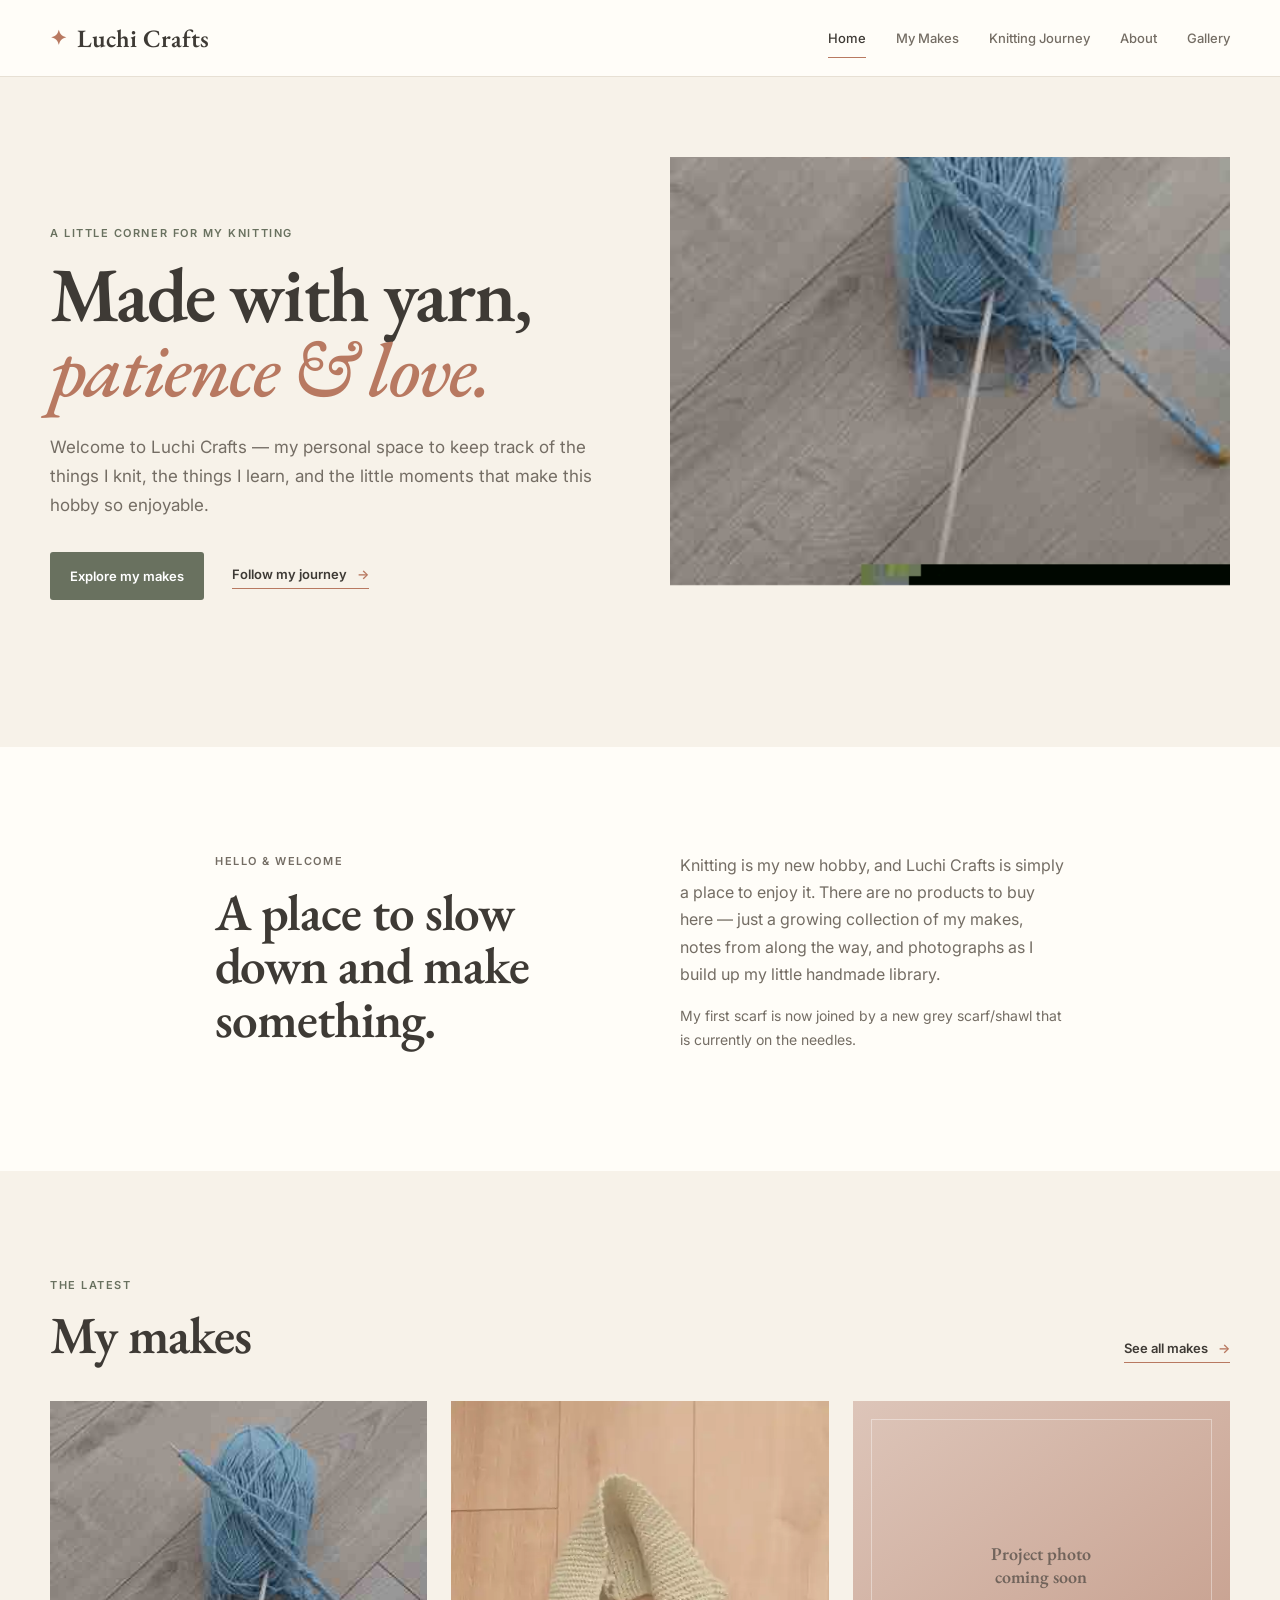
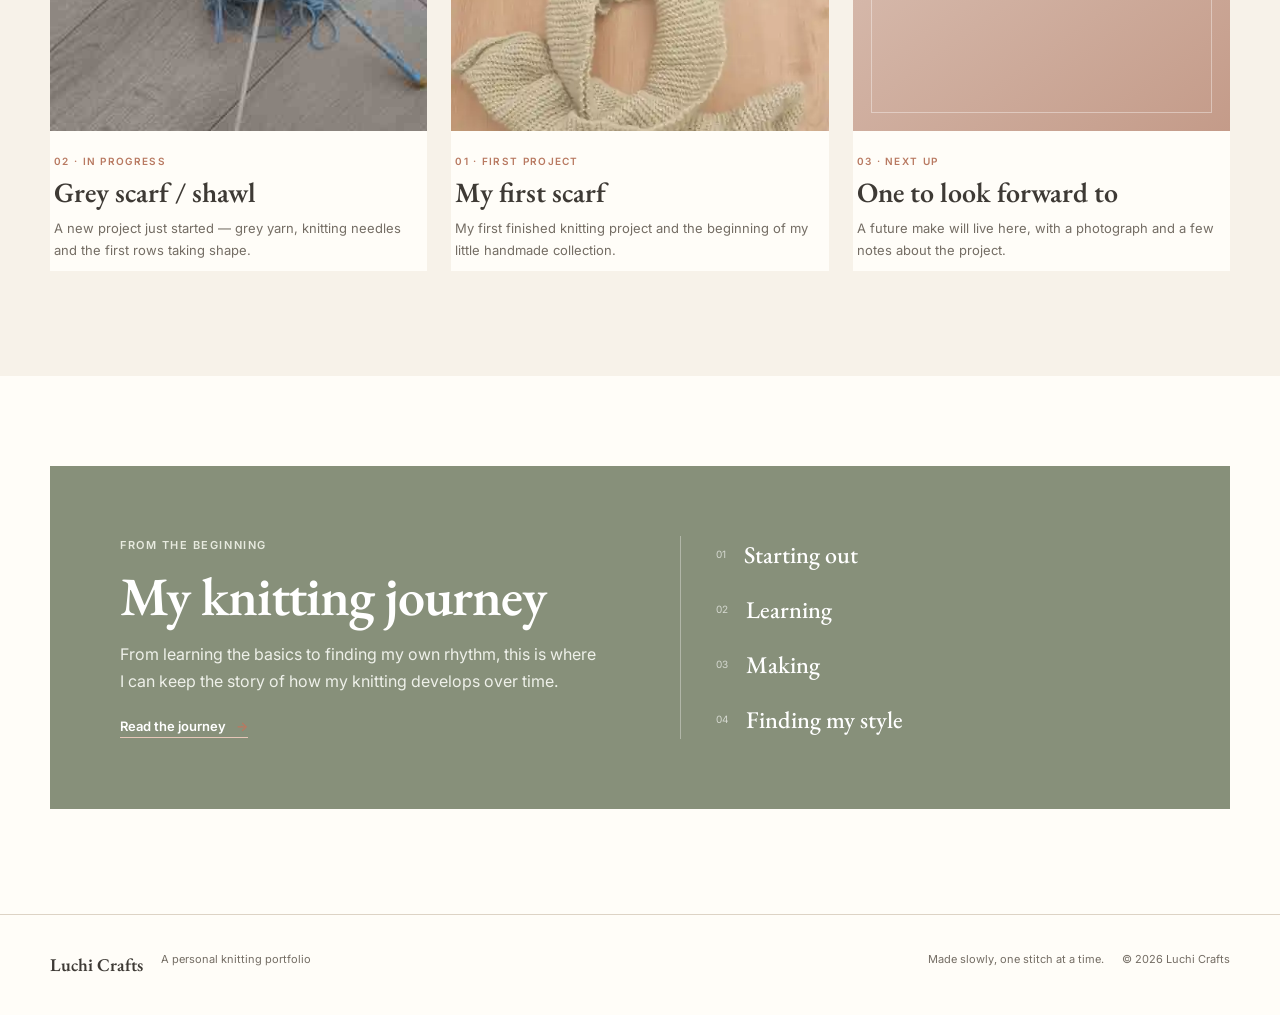
<file: index.html>
<!doctype html><html lang="en-GB"><head><meta charset="utf-8"><meta name="viewport" content="width=device-width, initial-scale=1"><meta name="description" content="Luchi Crafts — a cosy personal portfolio celebrating a love of knitting, handmade projects and the knitting journey."><title>Luchi Crafts | A Knitting Journey</title><link rel="preconnect" href="https://fonts.googleapis.com"><link rel="preconnect" href="https://fonts.gstatic.com" crossorigin><link href="https://fonts.googleapis.com/css2?family=EB+Garamond:wght@500;600;700&family=Inter:wght@400;500;600&display=swap" rel="stylesheet"><link rel="stylesheet" href="styles.css"></head><body><a class="skip-link" href="#main">Skip to content</a><header class="site-header"><div class="container nav-wrap"><a class="brand" href="index.html"><span class="brand-mark" aria-hidden="true">✦</span><span>Luchi Crafts</span></a><button class="menu-toggle" type="button" aria-expanded="false" aria-controls="site-nav">Menu</button><nav id="site-nav" class="site-nav" aria-label="Main navigation"><a class="active" href="index.html">Home</a><a href="my-makes.html">My Makes</a><a href="journey.html">Knitting Journey</a><a href="about.html">About</a><a href="gallery.html">Gallery</a></nav></div></header><main id="main"><section class="hero"><div class="container hero-grid"><div class="hero-copy"><p class="eyebrow">A little corner for my knitting</p><h1>Made with yarn,<br><em>patience &amp; love.</em></h1><p class="hero-text">Welcome to Luchi Crafts — my personal space to keep track of the things I knit, the things I learn, and the little moments that make this hobby so enjoyable.</p><div class="hero-actions"><a class="button button-primary" href="my-makes.html">Explore my makes</a><a class="text-link" href="journey.html">Follow my journey <span aria-hidden="true">→</span></a></div></div><div class="hero-art"><img class="project-photo hero-project-photo" src="assets/grey-scarf-shawl-start.jpg" alt="A grey scarf or shawl in progress on knitting needles with a ball of grey yarn"></div></div></section><section class="intro section"><div class="container narrow intro-grid"><div><p class="eyebrow">Hello &amp; welcome</p><h2>A place to slow down and make something.</h2></div><div><p>Knitting is my new hobby, and Luchi Crafts is simply a place to enjoy it. There are no products to buy here — just a growing collection of my makes, notes from along the way, and photographs as I build up my little handmade library.</p><p class="muted">My first scarf is now joined by a new grey scarf/shawl that is currently on the needles.</p></div></div></section><section class="section section-tinted"><div class="container"><div class="section-heading"><div><p class="eyebrow">The latest</p><h2>My makes</h2></div><a class="text-link" href="my-makes.html">See all makes <span aria-hidden="true">→</span></a></div><div class="project-grid"><article class="project-card"><div class="photo-placeholder"><img class="project-photo" src="assets/grey-scarf-shawl-start.jpg" alt="A grey scarf or shawl in progress on knitting needles with a ball of grey yarn"></div><div class="project-info"><p class="project-number">02 · In progress</p><h3>Grey scarf / shawl</h3><p>A new project just started — grey yarn, knitting needles and the first rows taking shape.</p></div></article><article class="project-card"><div class="photo-placeholder"><img class="project-photo" src="assets/first-scarf.webp" alt="A cream-coloured knitted scarf, the first scarf made for Luchi Crafts"></div><div class="project-info"><p class="project-number">01 · First project</p><h3>My first scarf</h3><p>My first finished knitting project and the beginning of my little handmade collection.</p></div></article><article class="project-card"><div class="photo-placeholder photo-soft"><span>Project photo<br>coming soon</span></div><div class="project-info"><p class="project-number">03 · Next up</p><h3>One to look forward to</h3><p>A future make will live here, with a photograph and a few notes about the project.</p></div></article></div></div></section><section class="section journey-preview"><div class="container journey-panel"><div><p class="eyebrow">From the beginning</p><h2>My knitting journey</h2><p>From learning the basics to finding my own rhythm, this is where I can keep the story of how my knitting develops over time.</p><a class="text-link" href="journey.html">Read the journey <span aria-hidden="true">→</span></a></div><div class="timeline-mini" aria-hidden="true"><div><span>01</span><strong>Starting out</strong></div><div><span>02</span><strong>Learning</strong></div><div><span>03</span><strong>Making</strong></div><div><span>04</span><strong>Finding my style</strong></div></div></div></section></main><footer class="site-footer"><div class="container footer-wrap"><div><strong>Luchi Crafts</strong><span>A personal knitting portfolio</span></div><div><span>Made slowly, one stitch at a time.</span><span>© <span data-year></span> Luchi Crafts</span></div></div></footer><script src="script.js"></script></body></html>
</file>
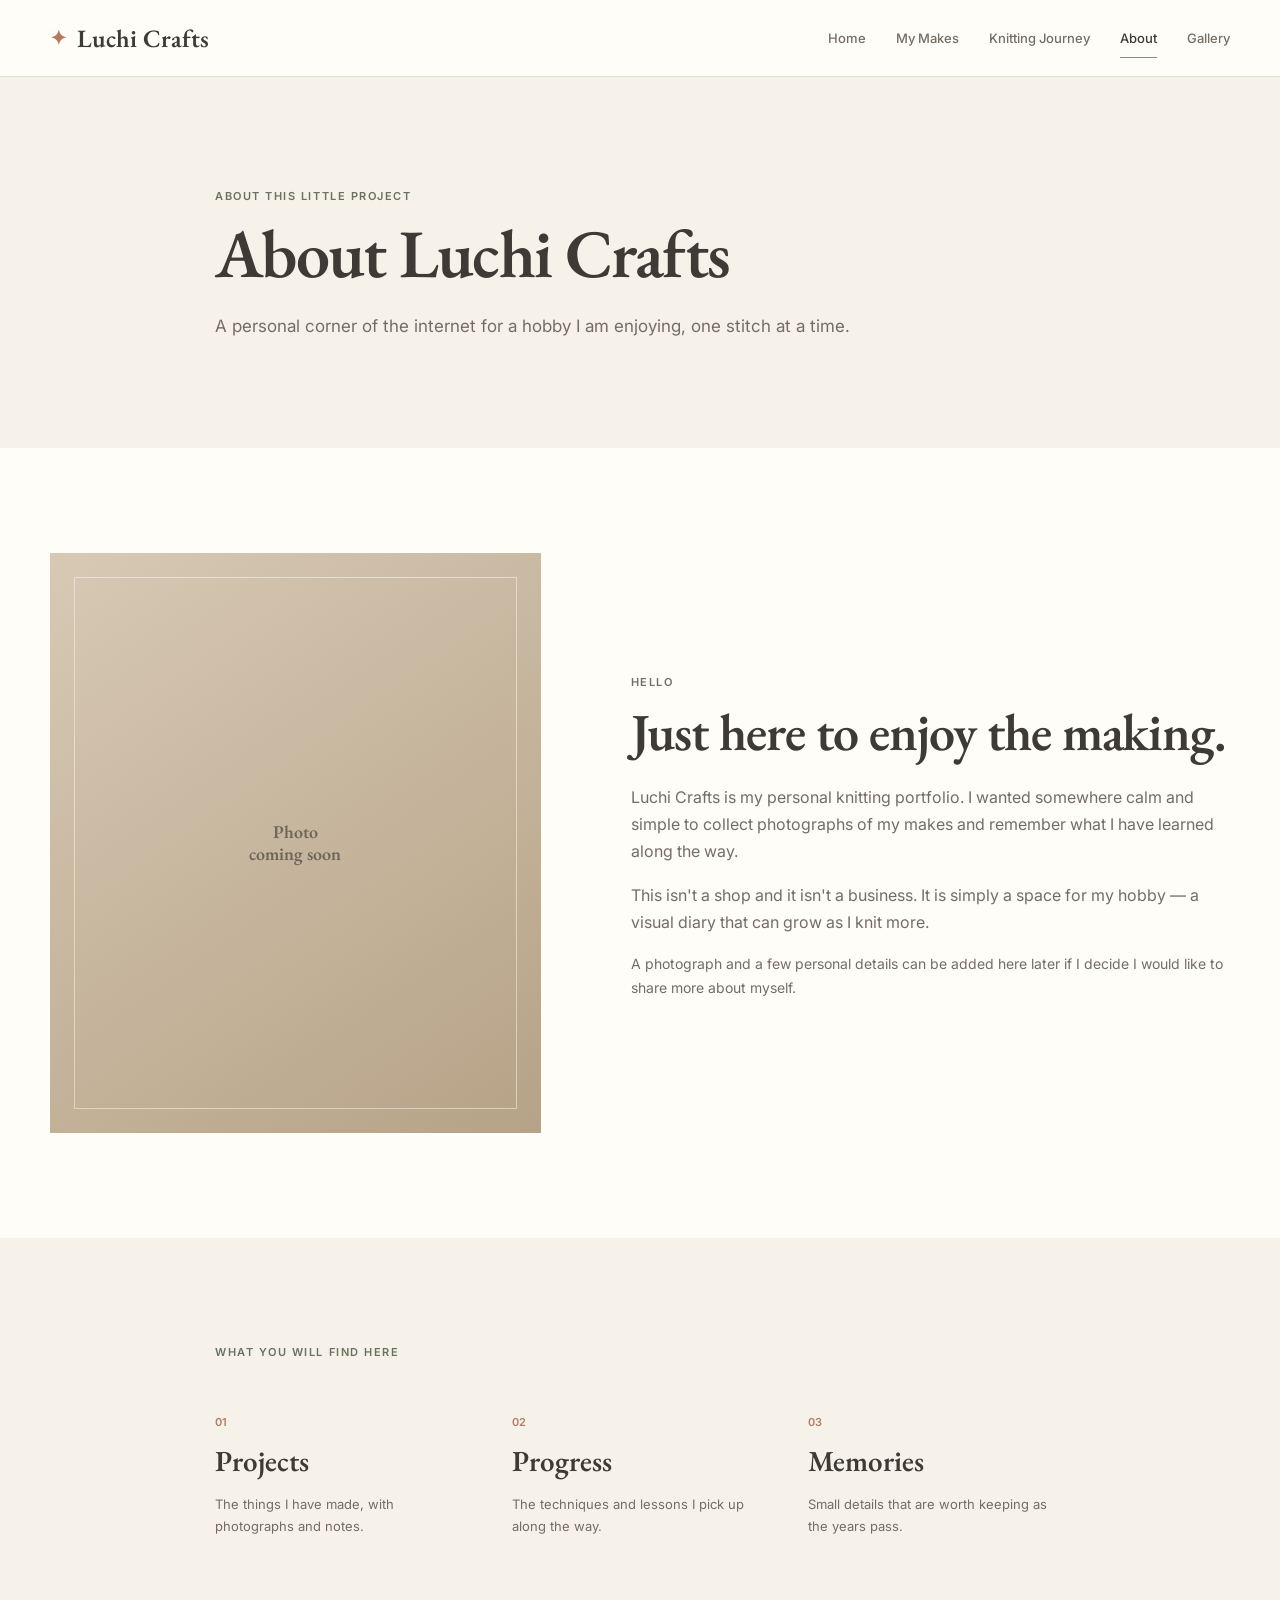
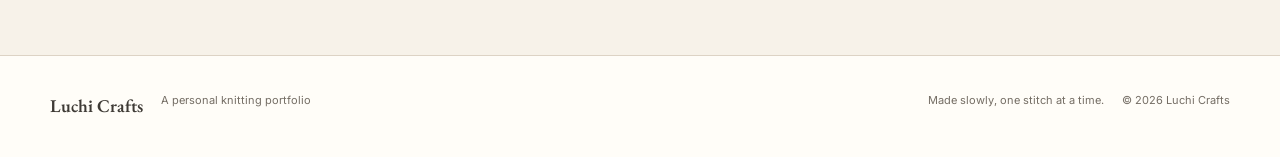
<file: about.html>
<!doctype html><html lang="en-GB"><head><meta charset="utf-8"><meta name="viewport" content="width=device-width, initial-scale=1"><meta name="description" content="About Luchi Crafts, a personal knitting portfolio."><title>About | Luchi Crafts</title><link rel="preconnect" href="https://fonts.googleapis.com"><link rel="preconnect" href="https://fonts.gstatic.com" crossorigin><link href="https://fonts.googleapis.com/css2?family=EB+Garamond:wght@500;600;700&family=Inter:wght@400;500;600&display=swap" rel="stylesheet"><link rel="stylesheet" href="styles.css"></head><body><a class="skip-link" href="#main">Skip to content</a><header class="site-header"><div class="container nav-wrap"><a class="brand" href="index.html"><span class="brand-mark">✦</span><span>Luchi Crafts</span></a><button class="menu-toggle" type="button" aria-expanded="false" aria-controls="site-nav">Menu</button><nav id="site-nav" class="site-nav" aria-label="Main navigation"><a href="index.html">Home</a><a href="my-makes.html">My Makes</a><a href="journey.html">Knitting Journey</a><a class="active" href="about.html">About</a><a href="gallery.html">Gallery</a></nav></div></header><main id="main"><section class="page-hero"><div class="container narrow"><p class="eyebrow">About this little project</p><h1>About Luchi Crafts</h1><p>A personal corner of the internet for a hobby I am enjoying, one stitch at a time.</p></div></section><section class="section"><div class="container about-grid"><div class="portrait-placeholder"><span>Photo<br>coming soon</span></div><div class="about-copy"><p class="eyebrow">Hello</p><h2>Just here to enjoy the making.</h2><p>Luchi Crafts is my personal knitting portfolio. I wanted somewhere calm and simple to collect photographs of my makes and remember what I have learned along the way.</p><p>This isn't a shop and it isn't a business. It is simply a space for my hobby — a visual diary that can grow as I knit more.</p><p class="muted">A photograph and a few personal details can be added here later if I decide I would like to share more about myself.</p></div></div></section><section class="section section-tinted"><div class="container narrow"><p class="eyebrow">What you will find here</p><div class="values-grid"><div><span class="value-number">01</span><h3>Projects</h3><p>The things I have made, with photographs and notes.</p></div><div><span class="value-number">02</span><h3>Progress</h3><p>The techniques and lessons I pick up along the way.</p></div><div><span class="value-number">03</span><h3>Memories</h3><p>Small details that are worth keeping as the years pass.</p></div></div></div></section></main><footer class="site-footer"><div class="container footer-wrap"><div><strong>Luchi Crafts</strong><span>A personal knitting portfolio</span></div><div><span>Made slowly, one stitch at a time.</span><span>© <span data-year></span> Luchi Crafts</span></div></div></footer><script src="script.js"></script></body></html>
</file>
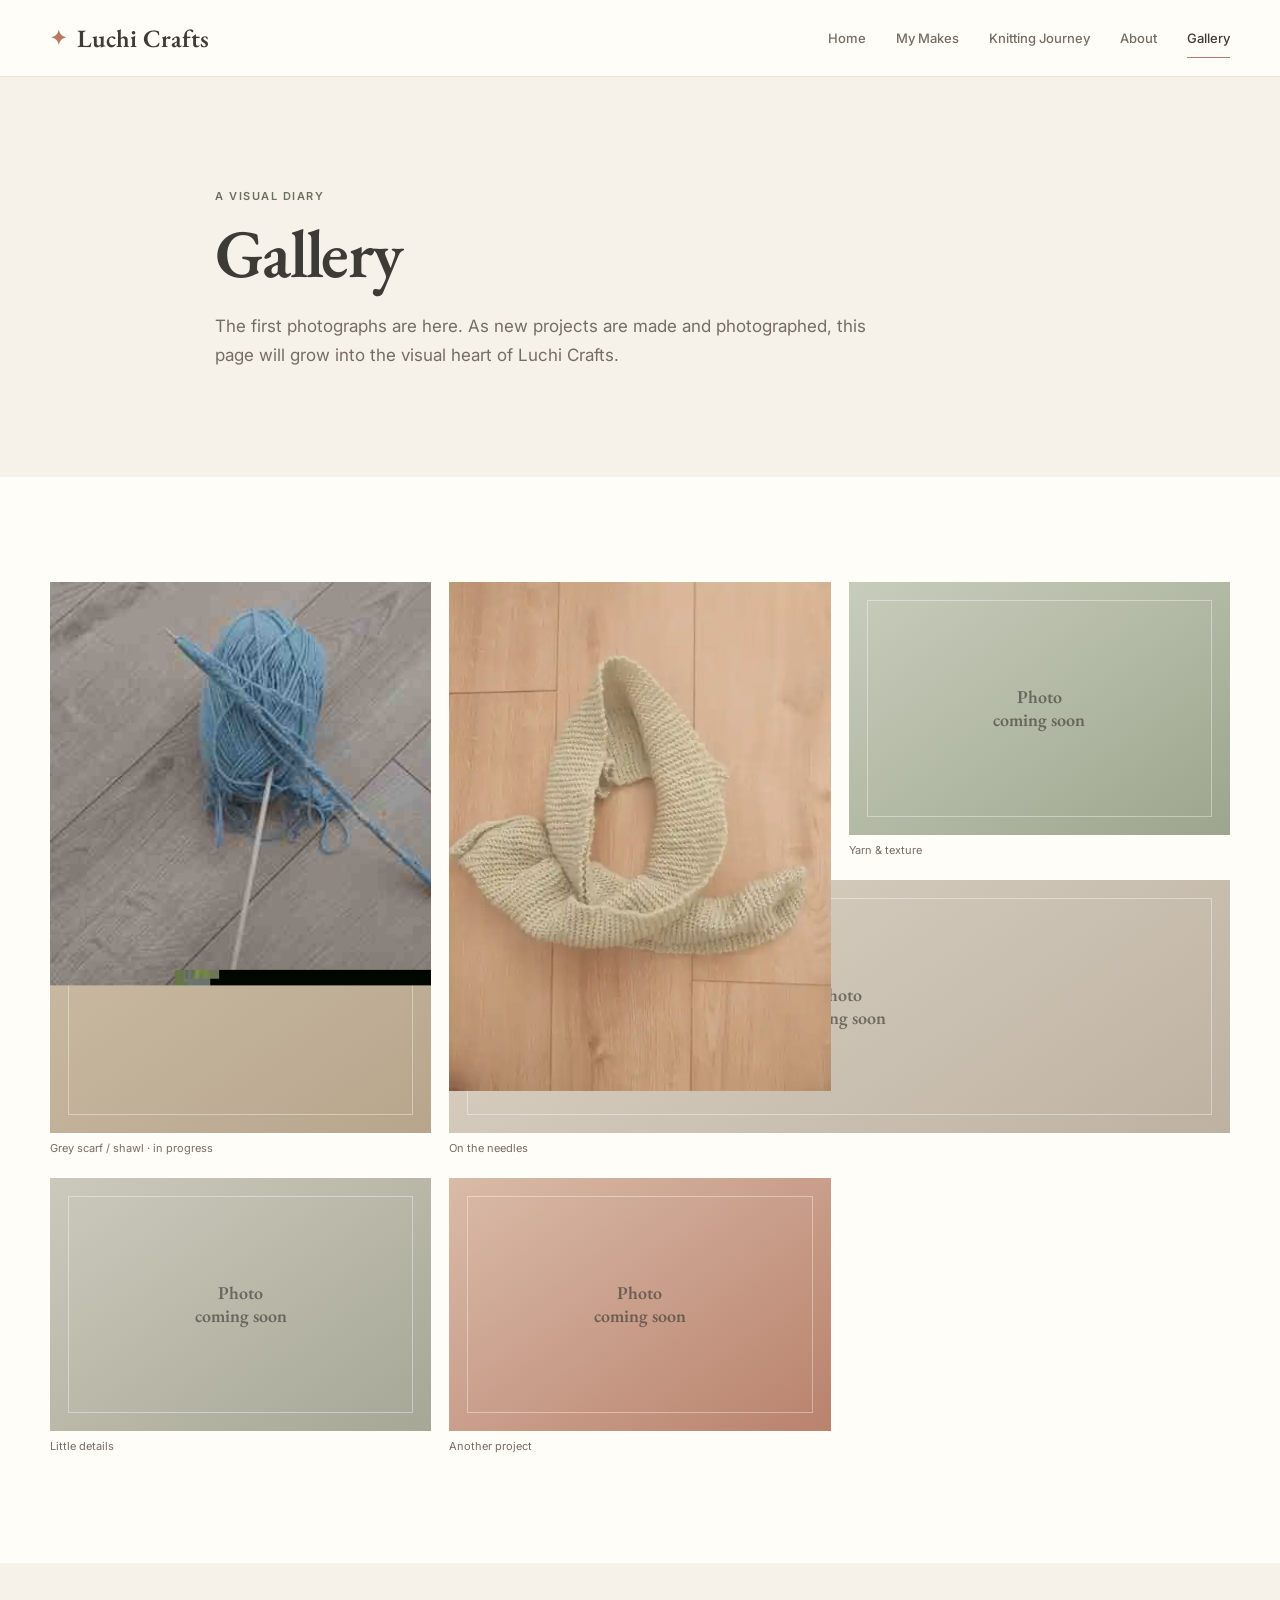
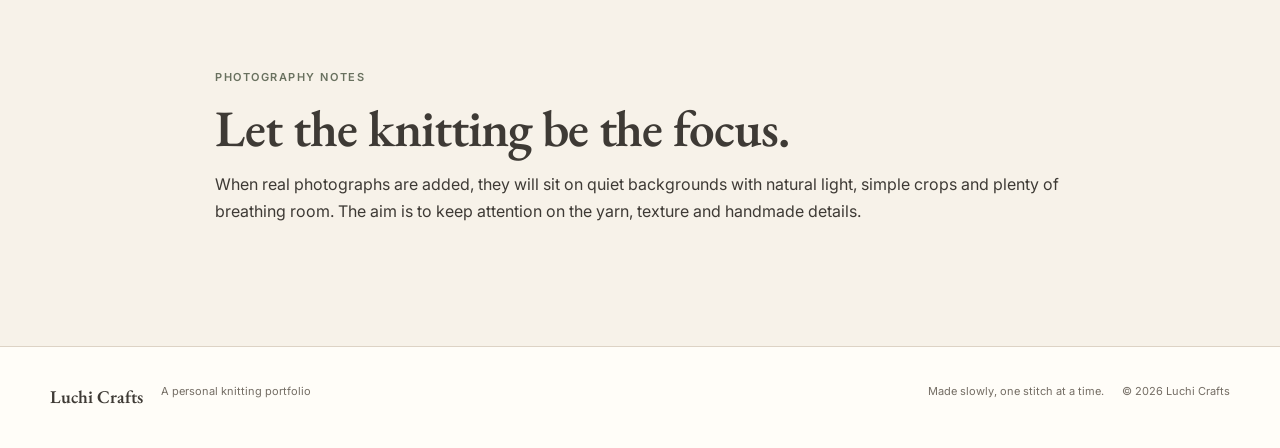
<file: gallery.html>
<!doctype html><html lang="en-GB"><head><meta charset="utf-8"><meta name="viewport" content="width=device-width, initial-scale=1"><meta name="description" content="A visual gallery of Luchi Crafts knitting projects."><title>Gallery | Luchi Crafts</title><link rel="preconnect" href="https://fonts.googleapis.com"><link rel="preconnect" href="https://fonts.gstatic.com" crossorigin><link href="https://fonts.googleapis.com/css2?family=EB+Garamond:wght@500;600;700&family=Inter:wght@400;500;600&display=swap" rel="stylesheet"><link rel="stylesheet" href="styles.css"></head><body><a class="skip-link" href="#main">Skip to content</a><header class="site-header"><div class="container nav-wrap"><a class="brand" href="index.html"><span class="brand-mark">✦</span><span>Luchi Crafts</span></a><button class="menu-toggle" type="button" aria-expanded="false" aria-controls="site-nav">Menu</button><nav id="site-nav" class="site-nav" aria-label="Main navigation"><a href="index.html">Home</a><a href="my-makes.html">My Makes</a><a href="journey.html">Knitting Journey</a><a href="about.html">About</a><a class="active" href="gallery.html">Gallery</a></nav></div></header><main id="main"><section class="page-hero"><div class="container narrow"><p class="eyebrow">A visual diary</p><h1>Gallery</h1><p>The first photographs are here. As new projects are made and photographed, this page will grow into the visual heart of Luchi Crafts.</p></div></section><section class="section"><div class="container gallery-grid"><figure class="gallery-item tall"><div class="gallery-placeholder"><img class="gallery-photo" src="assets/grey-scarf-shawl-start.jpg" alt="A grey scarf or shawl in progress on knitting needles with a ball of grey yarn"></div><figcaption>Grey scarf / shawl · in progress</figcaption></figure><figure class="gallery-item"><div class="gallery-placeholder warm"><img class="gallery-photo" src="assets/first-scarf.webp" alt="A cream-coloured knitted scarf, the first scarf made for Luchi Crafts"></div><figcaption>My first scarf</figcaption></figure><figure class="gallery-item"><div class="gallery-placeholder soft"><span>Photo<br>coming soon</span></div><figcaption>Yarn &amp; texture</figcaption></figure><figure class="gallery-item wide"><div class="gallery-placeholder neutral"><span>Photo<br>coming soon</span></div><figcaption>On the needles</figcaption></figure><figure class="gallery-item"><div class="gallery-placeholder muted-bg"><span>Photo<br>coming soon</span></div><figcaption>Little details</figcaption></figure><figure class="gallery-item"><div class="gallery-placeholder warm"><span>Photo<br>coming soon</span></div><figcaption>Another project</figcaption></figure></div></section><section class="section section-tinted"><div class="container narrow"><p class="eyebrow">Photography notes</p><h2>Let the knitting be the focus.</h2><p>When real photographs are added, they will sit on quiet backgrounds with natural light, simple crops and plenty of breathing room. The aim is to keep attention on the yarn, texture and handmade details.</p></div></section></main><footer class="site-footer"><div class="container footer-wrap"><div><strong>Luchi Crafts</strong><span>A personal knitting portfolio</span></div><div><span>Made slowly, one stitch at a time.</span><span>© <span data-year></span> Luchi Crafts</span></div></div></footer><script src="script.js"></script></body></html>
</file>
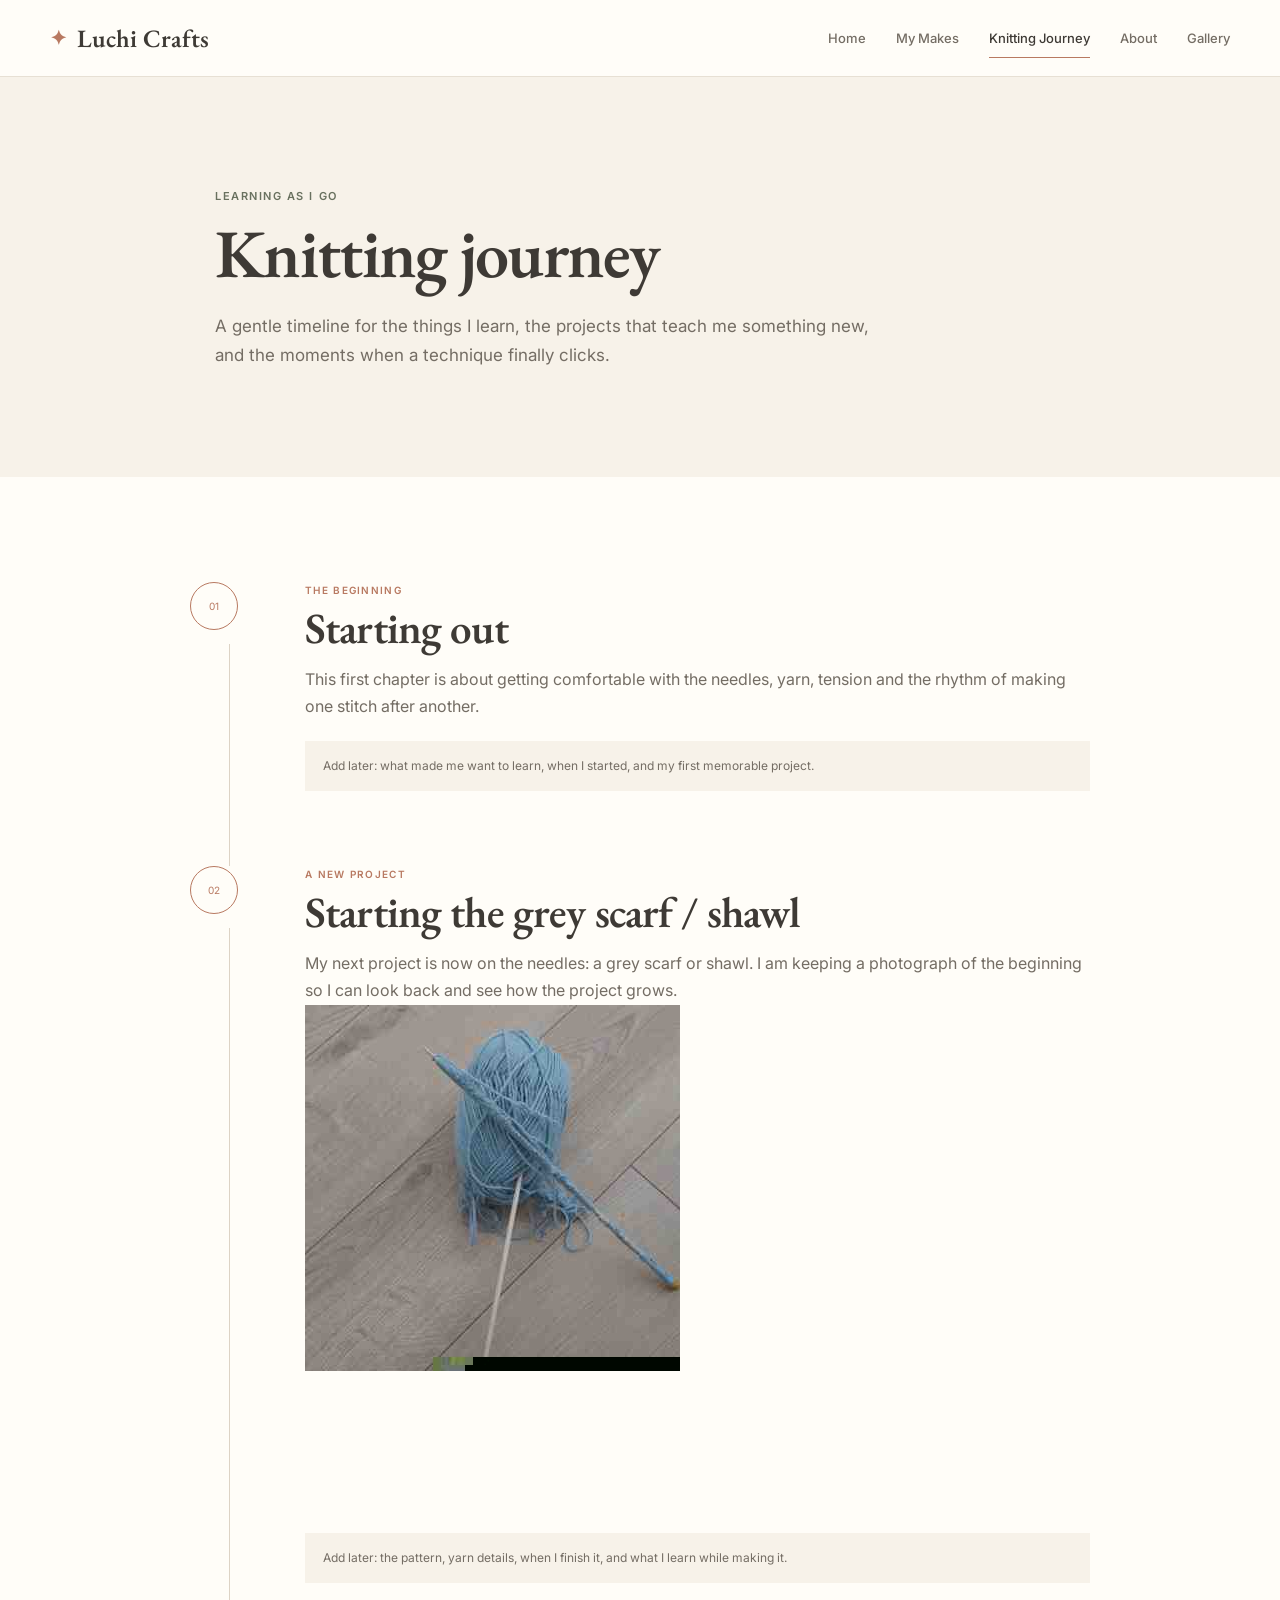
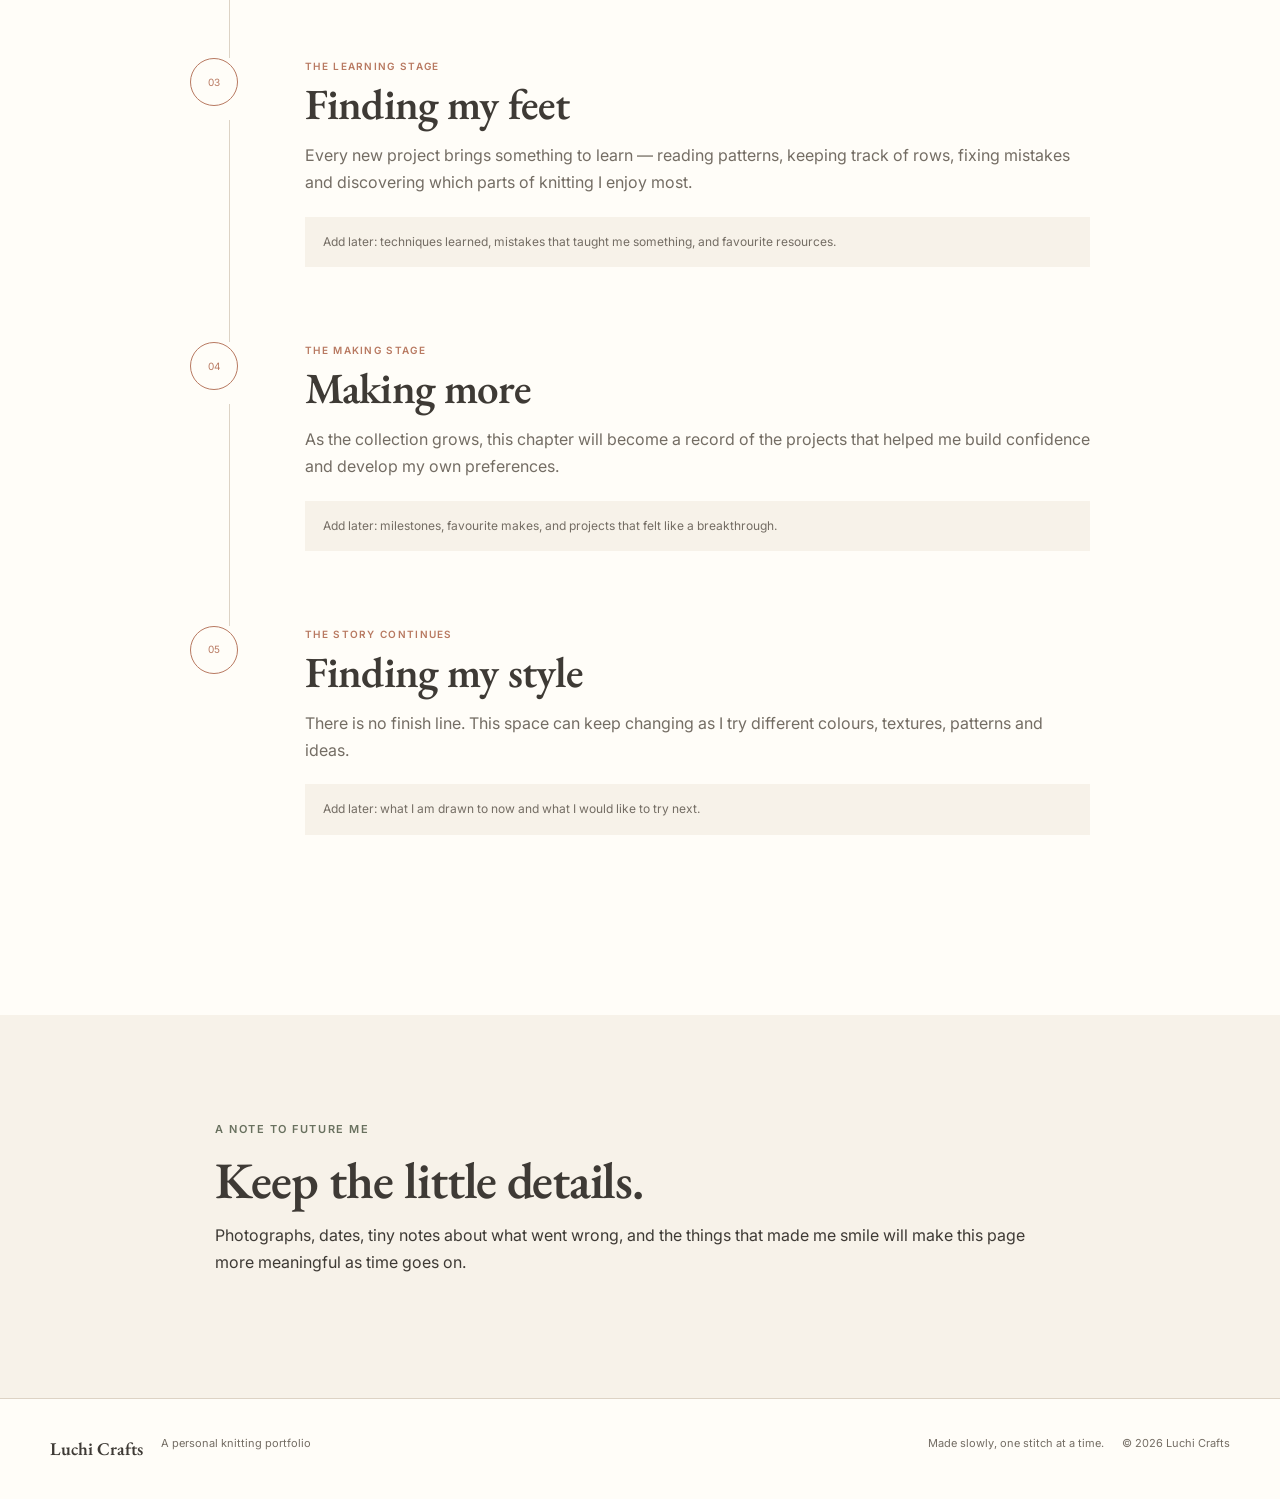
<file: journey.html>
<!doctype html><html lang="en-GB"><head><meta charset="utf-8"><meta name="viewport" content="width=device-width, initial-scale=1"><meta name="description" content="The knitting journey behind Luchi Crafts."><title>Knitting Journey | Luchi Crafts</title><link rel="preconnect" href="https://fonts.googleapis.com"><link rel="preconnect" href="https://fonts.gstatic.com" crossorigin><link href="https://fonts.googleapis.com/css2?family=EB+Garamond:wght@500;600;700&family=Inter:wght@400;500;600&display=swap" rel="stylesheet"><link rel="stylesheet" href="styles.css"></head><body><a class="skip-link" href="#main">Skip to content</a><header class="site-header"><div class="container nav-wrap"><a class="brand" href="index.html"><span class="brand-mark">✦</span><span>Luchi Crafts</span></a><button class="menu-toggle" type="button" aria-expanded="false" aria-controls="site-nav">Menu</button><nav id="site-nav" class="site-nav" aria-label="Main navigation"><a href="index.html">Home</a><a href="my-makes.html">My Makes</a><a class="active" href="journey.html">Knitting Journey</a><a href="about.html">About</a><a href="gallery.html">Gallery</a></nav></div></header><main id="main"><section class="page-hero"><div class="container narrow"><p class="eyebrow">Learning as I go</p><h1>Knitting journey</h1><p>A gentle timeline for the things I learn, the projects that teach me something new, and the moments when a technique finally clicks.</p></div></section><section class="section"><div class="container timeline"><article class="timeline-item"><span class="timeline-marker">01</span><div><p class="project-number">The beginning</p><h2>Starting out</h2><p>This first chapter is about getting comfortable with the needles, yarn, tension and the rhythm of making one stitch after another.</p><div class="journey-prompt">Add later: what made me want to learn, when I started, and my first memorable project.</div></div></article><article class="timeline-item"><span class="timeline-marker">02</span><div><p class="project-number">A new project</p><h2>Starting the grey scarf / shawl</h2><p>My next project is now on the needles: a grey scarf or shawl. I am keeping a photograph of the beginning so I can look back and see how the project grows.</p><img class="journey-photo" src="assets/grey-scarf-shawl-start.jpg" alt="A grey scarf or shawl in progress on knitting needles with a ball of grey yarn"><div class="journey-prompt">Add later: the pattern, yarn details, when I finish it, and what I learn while making it.</div></div></article><article class="timeline-item"><span class="timeline-marker">03</span><div><p class="project-number">The learning stage</p><h2>Finding my feet</h2><p>Every new project brings something to learn — reading patterns, keeping track of rows, fixing mistakes and discovering which parts of knitting I enjoy most.</p><div class="journey-prompt">Add later: techniques learned, mistakes that taught me something, and favourite resources.</div></div></article><article class="timeline-item"><span class="timeline-marker">04</span><div><p class="project-number">The making stage</p><h2>Making more</h2><p>As the collection grows, this chapter will become a record of the projects that helped me build confidence and develop my own preferences.</p><div class="journey-prompt">Add later: milestones, favourite makes, and projects that felt like a breakthrough.</div></div></article><article class="timeline-item"><span class="timeline-marker">05</span><div><p class="project-number">The story continues</p><h2>Finding my style</h2><p>There is no finish line. This space can keep changing as I try different colours, textures, patterns and ideas.</p><div class="journey-prompt">Add later: what I am drawn to now and what I would like to try next.</div></div></article></div></section><section class="section section-tinted"><div class="container narrow"><p class="eyebrow">A note to future me</p><h2>Keep the little details.</h2><p>Photographs, dates, tiny notes about what went wrong, and the things that made me smile will make this page more meaningful as time goes on.</p></div></section></main><footer class="site-footer"><div class="container footer-wrap"><div><strong>Luchi Crafts</strong><span>A personal knitting portfolio</span></div><div><span>Made slowly, one stitch at a time.</span><span>© <span data-year></span> Luchi Crafts</span></div></div></footer><script src="script.js"></script></body></html>
</file>
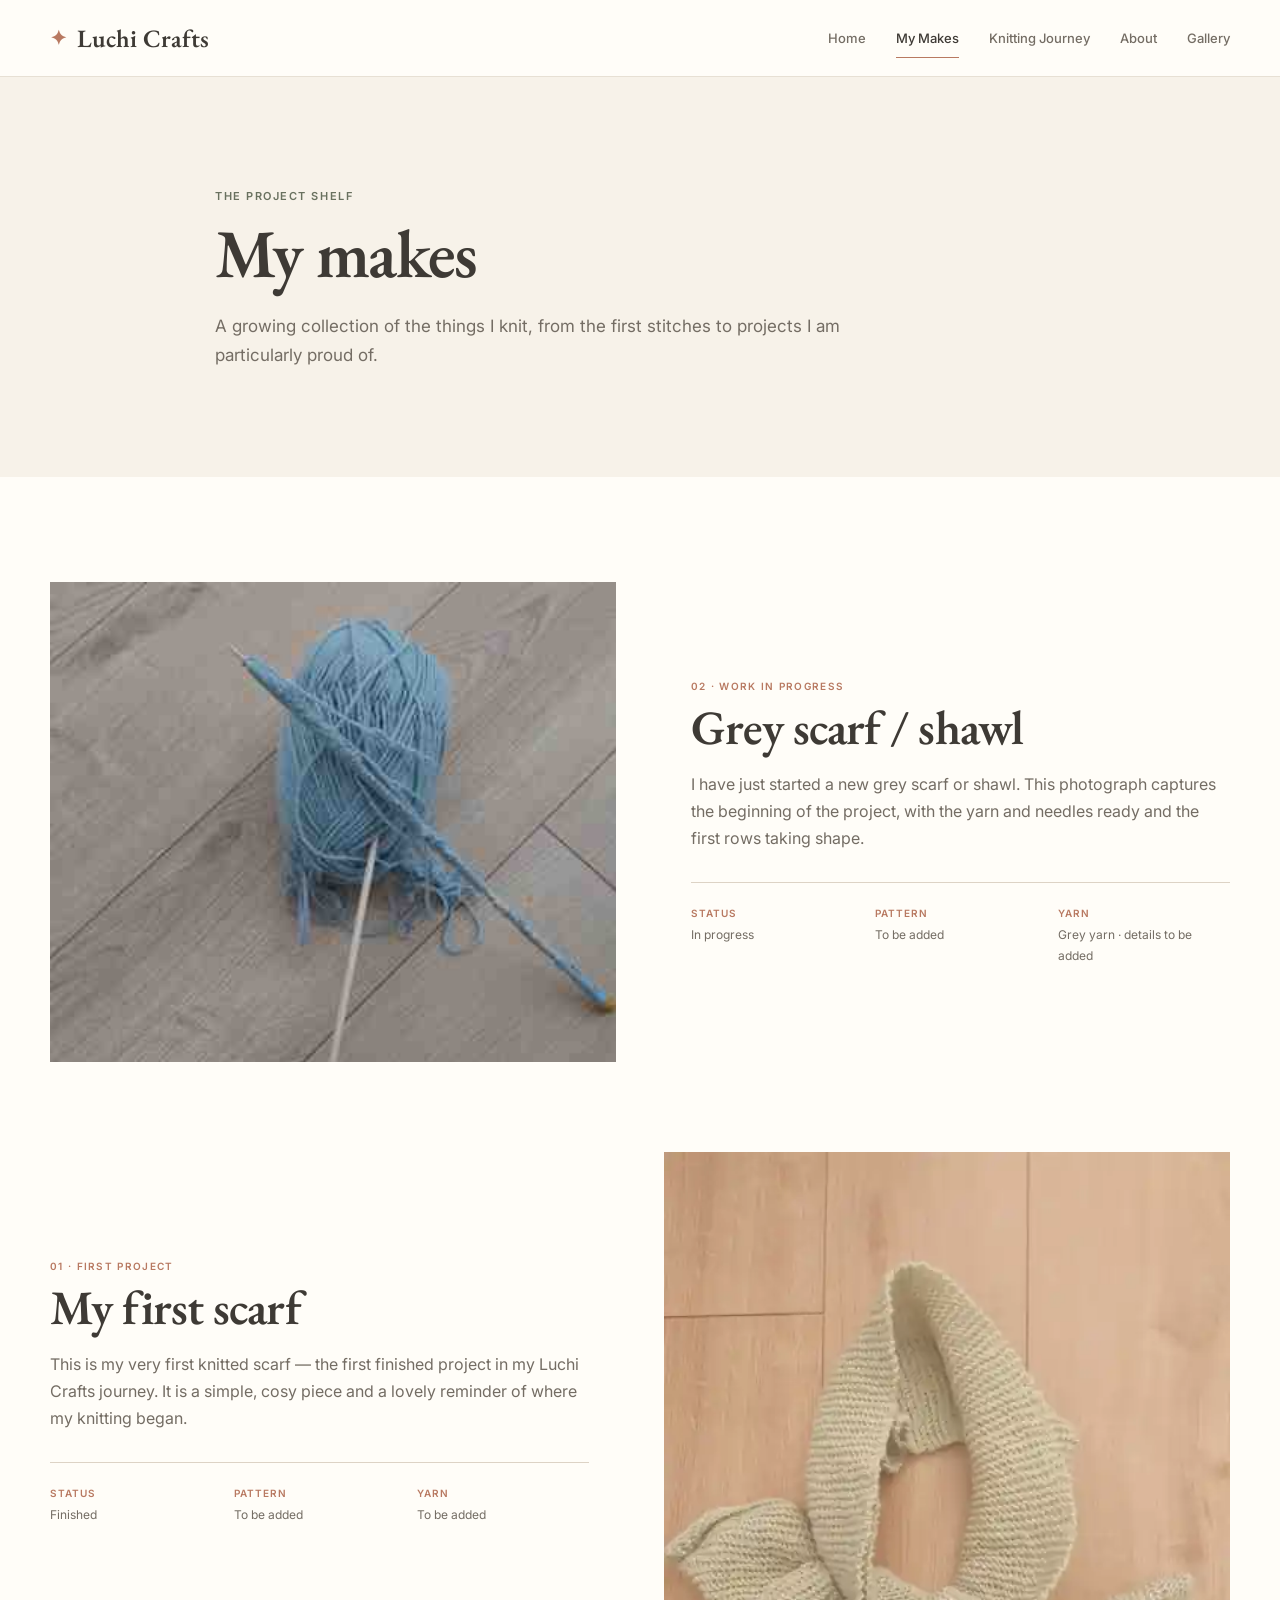
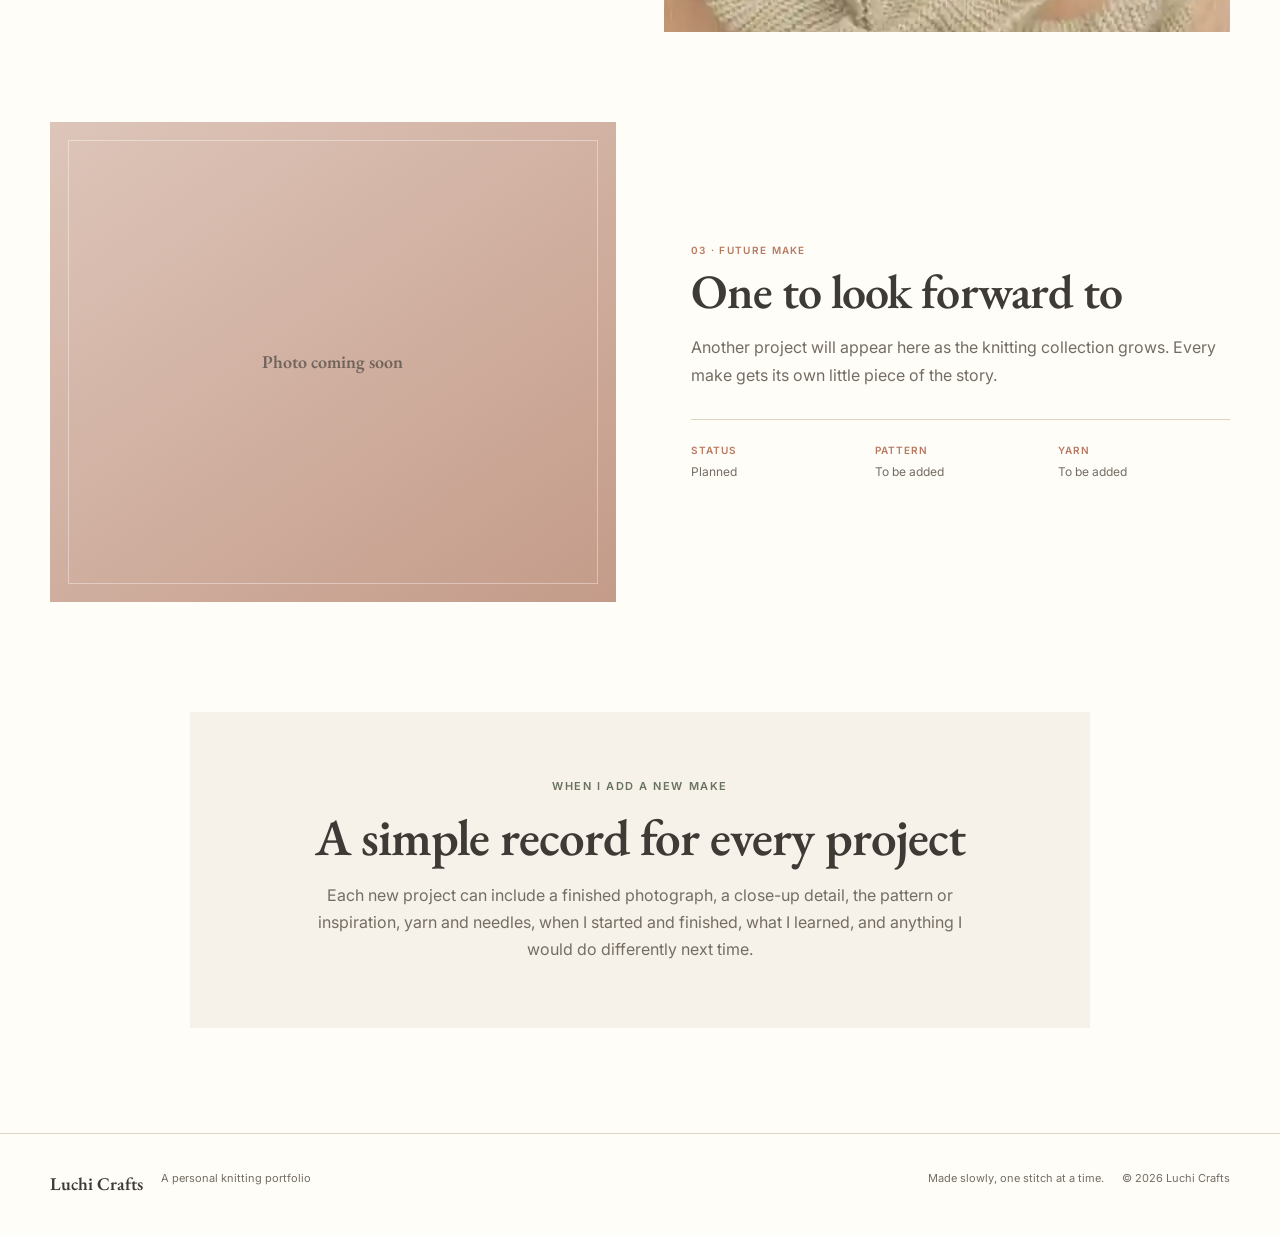
<file: my-makes.html>
<!doctype html><html lang="en-GB"><head><meta charset="utf-8"><meta name="viewport" content="width=device-width, initial-scale=1"><meta name="description" content="The Luchi Crafts collection of knitting projects and handmade makes."><title>My Makes | Luchi Crafts</title><link rel="preconnect" href="https://fonts.googleapis.com"><link rel="preconnect" href="https://fonts.gstatic.com" crossorigin><link href="https://fonts.googleapis.com/css2?family=EB+Garamond:wght@500;600;700&family=Inter:wght@400;500;600&display=swap" rel="stylesheet"><link rel="stylesheet" href="styles.css"></head><body><a class="skip-link" href="#main">Skip to content</a><header class="site-header"><div class="container nav-wrap"><a class="brand" href="index.html"><span class="brand-mark">✦</span><span>Luchi Crafts</span></a><button class="menu-toggle" type="button" aria-expanded="false" aria-controls="site-nav">Menu</button><nav id="site-nav" class="site-nav" aria-label="Main navigation"><a href="index.html">Home</a><a class="active" href="my-makes.html">My Makes</a><a href="journey.html">Knitting Journey</a><a href="about.html">About</a><a href="gallery.html">Gallery</a></nav></div></header><main id="main"><section class="page-hero"><div class="container narrow"><p class="eyebrow">The project shelf</p><h1>My makes</h1><p>A growing collection of the things I knit, from the first stitches to projects I am particularly proud of.</p></div></section><section class="section"><div class="container"><div class="project-list"><article class="make-row"><div class="photo-placeholder large"><img class="project-photo" src="assets/grey-scarf-shawl-start.jpg" alt="A grey scarf or shawl in progress on knitting needles with a ball of grey yarn"></div><div class="make-copy"><p class="project-number">02 · Work in progress</p><h2>Grey scarf / shawl</h2><p>I have just started a new grey scarf or shawl. This photograph captures the beginning of the project, with the yarn and needles ready and the first rows taking shape.</p><dl class="details"><div><dt>Status</dt><dd>In progress</dd></div><div><dt>Pattern</dt><dd>To be added</dd></div><div><dt>Yarn</dt><dd>Grey yarn · details to be added</dd></div></dl></div></article><article class="make-row reverse"><div class="photo-placeholder large"><img class="project-photo" src="assets/first-scarf.webp" alt="A cream-coloured knitted scarf, the first scarf made for Luchi Crafts"></div><div class="make-copy"><p class="project-number">01 · First project</p><h2>My first scarf</h2><p>This is my very first knitted scarf — the first finished project in my Luchi Crafts journey. It is a simple, cosy piece and a lovely reminder of where my knitting began.</p><dl class="details"><div><dt>Status</dt><dd>Finished</dd></div><div><dt>Pattern</dt><dd>To be added</dd></div><div><dt>Yarn</dt><dd>To be added</dd></div></dl></div></article><article class="make-row"><div class="photo-placeholder large photo-soft"><span>Photo coming soon</span></div><div class="make-copy"><p class="project-number">03 · Future make</p><h2>One to look forward to</h2><p>Another project will appear here as the knitting collection grows. Every make gets its own little piece of the story.</p><dl class="details"><div><dt>Status</dt><dd>Planned</dd></div><div><dt>Pattern</dt><dd>To be added</dd></div><div><dt>Yarn</dt><dd>To be added</dd></div></dl></div></article></div><div class="content-note"><p class="eyebrow">When I add a new make</p><h2>A simple record for every project</h2><p>Each new project can include a finished photograph, a close-up detail, the pattern or inspiration, yarn and needles, when I started and finished, what I learned, and anything I would do differently next time.</p></div></div></section></main><footer class="site-footer"><div class="container footer-wrap"><div><strong>Luchi Crafts</strong><span>A personal knitting portfolio</span></div><div><span>Made slowly, one stitch at a time.</span><span>© <span data-year></span> Luchi Crafts</span></div></div></footer><script src="script.js"></script></body></html>
</file>
<file: styles.css>
:root{--cream:#f7f2e9;--paper:#fffdf8;--ink:#3e3a35;--muted:#746d64;--sage:#87907a;--sage-dark:#69715f;--clay:#b87961;--sand:#dfd0b9;--line:#ddd3c5;--shadow:0 18px 45px rgba(65,53,42,.08);--serif:"EB Garamond",Georgia,serif;--sans:"Inter",Arial,sans-serif;--max:1180px}*{box-sizing:border-box}html{scroll-behavior:smooth}body{margin:0;background:var(--paper);color:var(--ink);font-family:var(--sans);font-size:16px;line-height:1.7}a{color:inherit;text-decoration:none}button{font:inherit}.container{width:min(calc(100% - 48px),var(--max));margin-inline:auto}.narrow{width:min(calc(100% - 48px),850px)}.skip-link{position:absolute;left:16px;top:-100px;background:var(--ink);color:#fff;padding:8px 12px;z-index:100}.skip-link:focus{top:12px}.site-header{position:sticky;top:0;z-index:20;background:rgba(255,253,248,.94);backdrop-filter:blur(12px);border-bottom:1px solid rgba(221,211,197,.7)}.nav-wrap{min-height:76px;display:flex;align-items:center;justify-content:space-between;gap:30px}.brand{display:flex;align-items:center;gap:10px;font-family:var(--serif);font-size:25px;font-weight:600}.brand-mark{font-family:Georgia,serif;color:var(--clay);font-size:20px}.site-nav{display:flex;align-items:center;gap:30px;font-size:13px;font-weight:500}.site-nav a{padding:26px 0;color:var(--muted);position:relative}.site-nav a:hover,.site-nav a.active{color:var(--ink)}.site-nav a.active:after{content:"";position:absolute;bottom:17px;left:0;right:0;height:1px;background:var(--clay)}.menu-toggle{display:none;border:1px solid var(--line);background:transparent;color:var(--ink);padding:7px 12px;border-radius:4px}.hero{background:var(--cream);overflow:hidden}.hero-grid{min-height:670px;display:grid;grid-template-columns:1fr 1fr;gap:60px;align-items:center}.eyebrow{text-transform:uppercase;letter-spacing:.14em;font-size:11px;font-weight:600;color:var(--sage-dark);margin:0 0 14px}.hero h1,.page-hero h1{font:600 clamp(48px,6vw,78px)/.98 var(--serif);letter-spacing:-.025em;margin:0 0 26px}.hero h1 em{font-weight:500;color:var(--clay)}.hero-text{max-width:590px;color:var(--muted);font-size:17px}.hero-actions{display:flex;align-items:center;gap:28px;margin-top:32px}.button{display:inline-flex;align-items:center;justify-content:center;padding:13px 20px;border-radius:3px;font-size:13px;font-weight:600}.button-primary{background:var(--sage-dark);color:#fff}.button-primary:hover{background:var(--ink)}.text-link{font-size:13px;font-weight:600;border-bottom:1px solid var(--clay);padding-bottom:3px}.text-link span{margin-left:7px;color:var(--clay)}.hero-art{height:510px;position:relative}.knit-card{position:absolute;inset:35px 50px 25px 45px;background:linear-gradient(145deg,#e5d6bf,#c9b89d);box-shadow:var(--shadow);display:grid;place-items:center;transform:rotate(2deg)}.knit-card:before{content:"";position:absolute;inset:24px;border:1px solid rgba(255,255,255,.55)}.knit-card span,.photo-placeholder span,.gallery-placeholder span,.portrait-placeholder span{font:600 18px/1.25 var(--serif);color:rgba(62,58,53,.65);text-align:center}.yarn-ball{position:absolute;width:125px;height:125px;border-radius:50%;background:repeating-radial-gradient(circle at 40% 35%,transparent 0 9px,rgba(255,255,255,.32) 10px 12px),#b77b64;z-index:2;box-shadow:var(--shadow)}.yarn-one{right:5px;top:15px}.yarn-two{left:0;bottom:5px;width:95px;height:95px;background:repeating-radial-gradient(circle at 40% 35%,transparent 0 8px,rgba(255,255,255,.3) 9px 11px),#87907a}.art-note{position:absolute;background:var(--paper);padding:7px 11px;font:italic 17px var(--serif);box-shadow:0 8px 25px rgba(50,40,30,.08);z-index:3}.note-one{right:0;bottom:85px;transform:rotate(4deg)}.note-two{left:20px;top:95px;transform:rotate(-6deg)}.section{padding:105px 0}.section-tinted{background:var(--cream)}.intro-grid{display:grid;grid-template-columns:1fr 1fr;gap:80px}.intro h2,.section h2,.content-note h2{font:600 clamp(34px,4vw,52px)/1.05 var(--serif);letter-spacing:-.02em;margin:0}.intro p{color:var(--muted);margin-top:0}.muted{color:var(--muted)!important;font-size:14px}.section-heading{display:flex;justify-content:space-between;align-items:end;gap:30px;margin-bottom:38px}.section-heading h2{font-size:52px}.project-grid{display:grid;grid-template-columns:repeat(3,1fr);gap:24px}.project-card{background:var(--paper)}.photo-placeholder{height:330px;background:linear-gradient(145deg,#d8c8ae,#b9a78d);display:grid;place-items:center;position:relative;overflow:hidden}.photo-placeholder:after,.gallery-placeholder:after{content:"";position:absolute;inset:18px;border:1px solid rgba(255,255,255,.38)}.photo-alt{background:linear-gradient(145deg,#c7cdbb,#9da58e)}.photo-soft{background:linear-gradient(145deg,#ddc5b9,#c49b89)}.project-info{padding:22px 4px 10px}.project-number{font-size:10px!important;text-transform:uppercase;letter-spacing:.13em;color:var(--clay)!important;font-weight:600;margin:0 0 7px!important}.project-info h3{font:600 28px/1.1 var(--serif);margin:0 0 9px}.project-info p:last-child{color:var(--muted);font-size:13px;margin:0}.journey-preview{padding-top:90px}.journey-panel{background:var(--sage);color:#fff;padding:70px;display:grid;grid-template-columns:1fr 1fr;gap:80px}.journey-panel .eyebrow{color:#e7eadf}.journey-panel h2{font-size:54px}.journey-panel p{color:#eef0e9;max-width:530px}.journey-panel .text-link{color:#fff;border-color:#e6c6b8}.timeline-mini{border-left:1px solid rgba(255,255,255,.35);padding-left:35px;display:flex;flex-direction:column;justify-content:center;gap:24px}.timeline-mini div{display:flex;gap:18px;align-items:center}.timeline-mini span{font-size:10px;opacity:.65}.timeline-mini strong{font:500 24px var(--serif)}.page-hero{background:var(--cream);padding:110px 0 90px}.page-hero h1{font-size:68px}.page-hero p:last-child{max-width:680px;color:var(--muted);font-size:17px}.project-list{display:flex;flex-direction:column;gap:90px}.make-row{display:grid;grid-template-columns:1.05fr 1fr;gap:75px;align-items:center}.make-row.reverse{grid-template-columns:1fr 1.05fr}.make-row.reverse .photo-placeholder{order:2}.make-copy h2{font:600 48px/1.05 var(--serif);margin:0 0 18px}.make-copy>p:not(.project-number){color:var(--muted)}.details{display:grid;grid-template-columns:repeat(3,1fr);gap:12px;margin:30px 0 0;padding-top:22px;border-top:1px solid var(--line)}.details dt{font-size:10px;text-transform:uppercase;letter-spacing:.1em;color:var(--clay);font-weight:600}.details dd{margin:3px 0 0;font-size:12px;color:var(--muted)}.photo-placeholder.large{height:480px}.content-note{margin:110px auto 0;padding:65px;background:var(--cream);text-align:center;max-width:900px}.content-note p:last-child{color:var(--muted);max-width:680px;margin:18px auto 0}.timeline{max-width:900px}.timeline-item{display:grid;grid-template-columns:80px 1fr;gap:35px;padding:0 0 75px;position:relative}.timeline-item:not(:last-child):after{content:"";position:absolute;left:39px;top:62px;bottom:0;width:1px;background:var(--line)}.timeline-marker{width:48px;height:48px;border:1px solid var(--clay);border-radius:50%;display:grid;place-items:center;font-size:10px;color:var(--clay);background:var(--paper);z-index:1}.timeline-item h2{font:600 43px/1.05 var(--serif);margin:0 0 15px}.timeline-item p:not(.project-number){color:var(--muted);margin:0}.journey-prompt{margin-top:20px;padding:15px 18px;background:var(--cream);font-size:12px;color:var(--muted)}.about-grid{display:grid;grid-template-columns:.9fr 1.1fr;gap:90px;align-items:center}.portrait-placeholder{height:580px;background:linear-gradient(145deg,#d7c9b4,#b6a287);display:grid;place-items:center;position:relative}.portrait-placeholder:after{content:"";position:absolute;inset:24px;border:1px solid rgba(255,255,255,.45)}.about-copy h2{font:600 52px/1.05 var(--serif);margin:0 0 24px}.about-copy p{color:var(--muted)}.values-grid{display:grid;grid-template-columns:repeat(3,1fr);gap:40px;margin-top:45px}.value-number{font-size:11px;color:var(--clay);font-weight:600}.values-grid h3{font:600 29px var(--serif);margin:8px 0}.values-grid p{color:var(--muted);font-size:13px}.gallery-grid{display:grid;grid-template-columns:repeat(3,1fr);grid-auto-rows:280px;gap:18px}.gallery-item{margin:0}.gallery-item.tall{grid-row:span 2}.gallery-item.wide{grid-column:span 2}.gallery-placeholder{height:calc(100% - 27px);background:linear-gradient(145deg,#d7c9b4,#b7a68c);display:grid;place-items:center;position:relative}.gallery-placeholder.warm{background:linear-gradient(145deg,#d9bba8,#b9826d)}.gallery-placeholder.soft{background:linear-gradient(145deg,#c7cdbb,#9da58e)}.gallery-placeholder.neutral{background:linear-gradient(145deg,#ddd4c6,#bdb2a2)}.gallery-placeholder.muted-bg{background:linear-gradient(145deg,#cbc9bb,#a6a796)}.gallery-item figcaption{font-size:11px;color:var(--muted);padding-top:6px}.site-footer{border-top:1px solid var(--line);padding:35px 0;background:var(--paper)}.footer-wrap{display:flex;justify-content:space-between;gap:30px;font-size:11px;color:var(--muted)}.footer-wrap>div{display:flex;gap:18px}.footer-wrap strong{font-family:var(--serif);font-size:18px;color:var(--ink);font-weight:600}.project-photo,.gallery-photo{width:100%;height:100%;display:block;object-fit:cover;position:relative;z-index:1}@media(max-width:850px){.container,.narrow{width:min(calc(100% - 32px),var(--max))}.nav-wrap{min-height:68px}.menu-toggle{display:block}.site-nav{display:none;position:absolute;left:0;right:0;top:68px;background:var(--paper);border-bottom:1px solid var(--line);padding:12px 16px;flex-direction:column;align-items:stretch;gap:0}.site-nav.open{display:flex}.site-nav a{padding:12px 4px}.site-nav a.active:after{display:none}.hero-grid,.intro-grid,.journey-panel,.about-grid,.make-row,.make-row.reverse{grid-template-columns:1fr;gap:40px}.hero-grid{padding:70px 0;min-height:auto}.hero-art{height:420px}.journey-panel{padding:45px 30px}.make-row.reverse .photo-placeholder{order:0}.photo-placeholder.large{height:390px}.project-grid{grid-template-columns:1fr}.section{padding:75px 0}.page-hero{padding:75px 0 65px}.page-hero h1{font-size:54px}.section-heading{align-items:start;flex-direction:column}.gallery-grid{grid-template-columns:1fr 1fr;grid-auto-rows:240px}.gallery-item.wide{grid-column:span 2}.gallery-item.tall{grid-row:span 2}.values-grid{grid-template-columns:1fr}.footer-wrap,.footer-wrap>div{flex-direction:column;gap:7px}.details{grid-template-columns:1fr 1fr}}@media(max-width:520px){.hero h1{font-size:50px}.hero-art{height:340px}.knit-card{inset:25px 28px 20px 25px}.yarn-one{width:90px;height:90px}.yarn-two{width:70px;height:70px}.note-one{right:-2px;bottom:50px}.note-two{left:0;top:50px}.gallery-grid{grid-template-columns:1fr;grid-auto-rows:260px}.gallery-item.wide,.gallery-item.tall{grid-column:auto;grid-row:auto}.hero-actions{align-items:flex-start;flex-direction:column;gap:18px}.journey-panel h2,.about-copy h2{font-size:42px}.timeline-item{grid-template-columns:55px 1fr;gap:20px}.timeline-item:not(:last-child):after{left:27px}.timeline-item h2{font-size:36px}}
</file>
